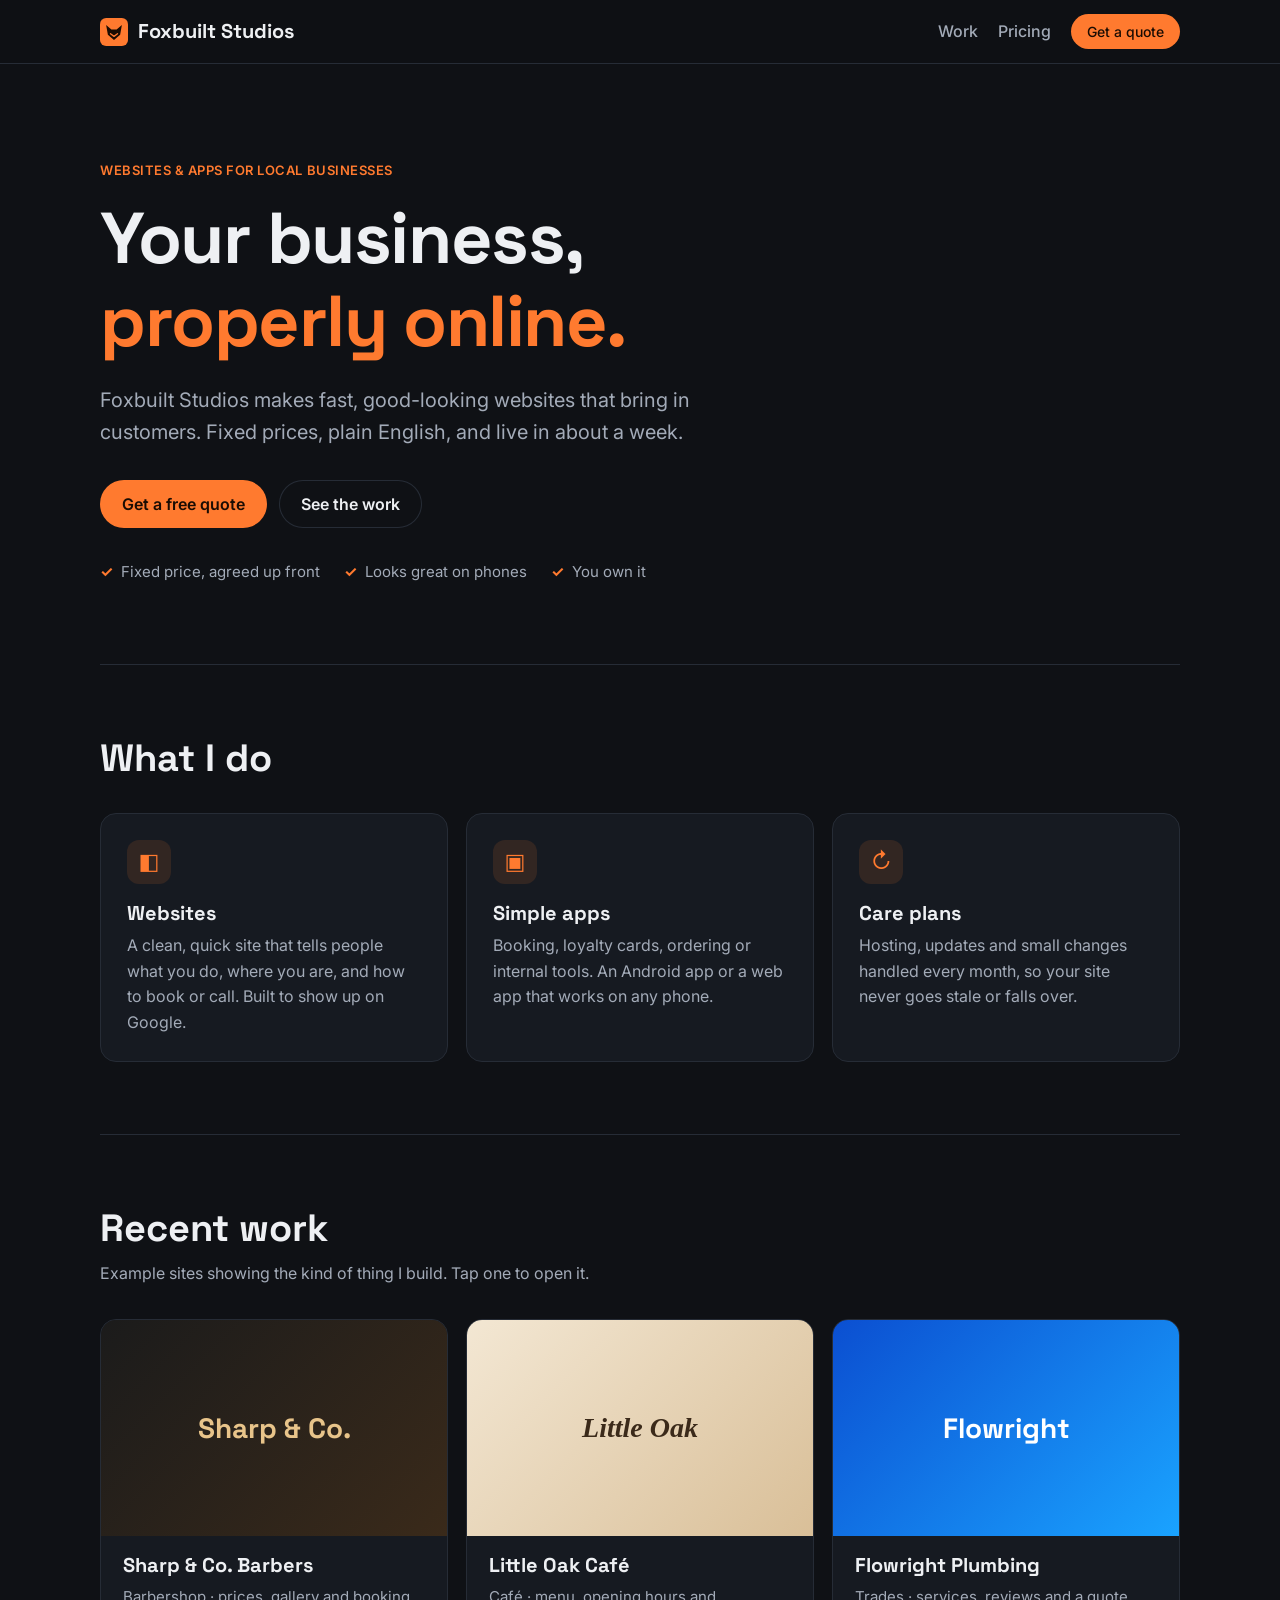
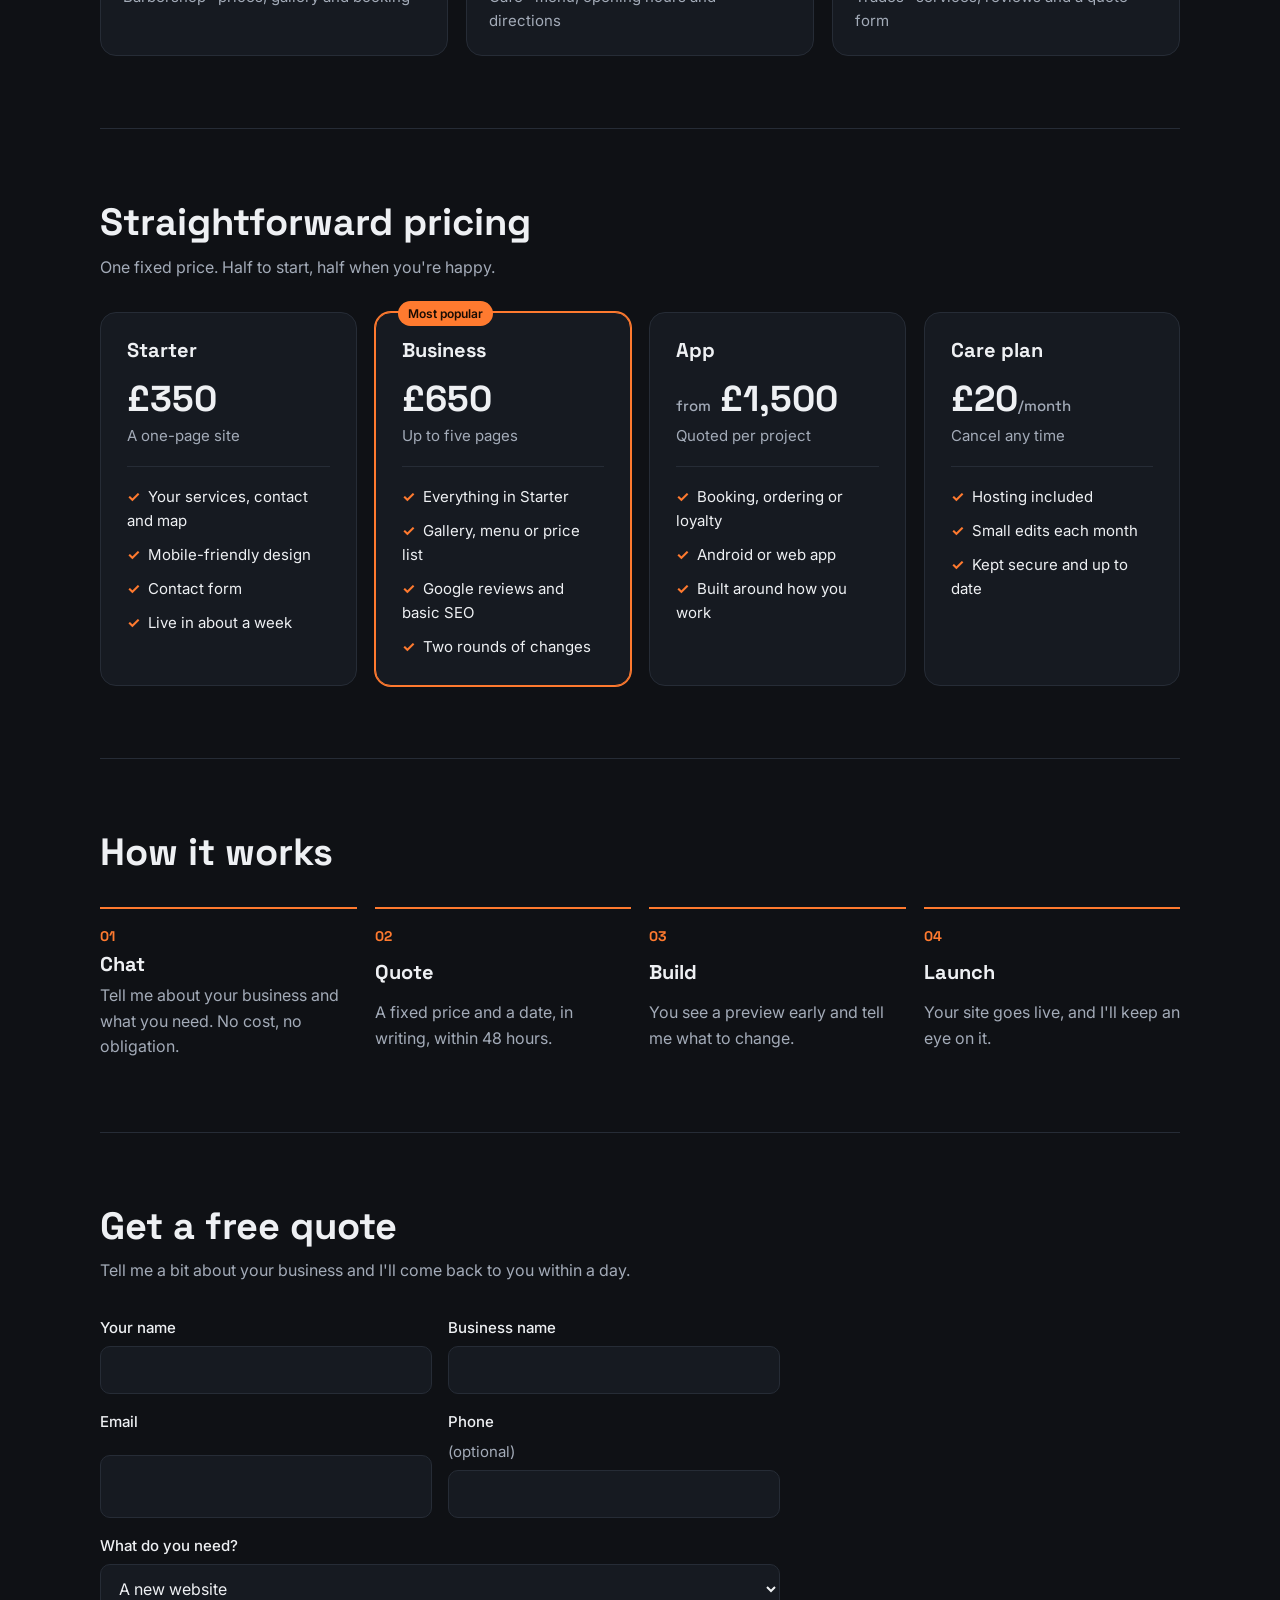
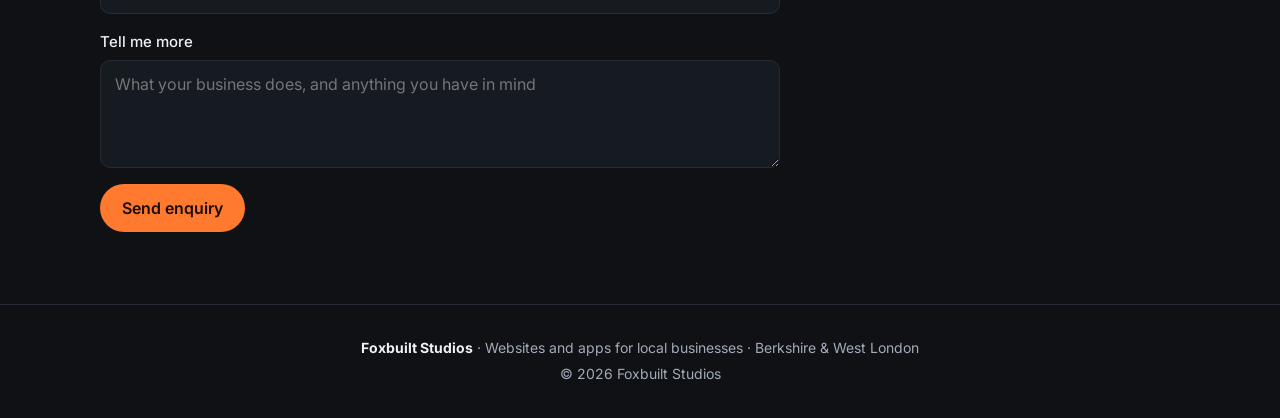
<file: index.html>
<!doctype html>
<html lang="en-GB">
<head>
<meta charset="utf-8">
<meta name="viewport" content="width=device-width, initial-scale=1">
<title>Foxbuilt Studios — Websites and apps for local businesses</title>
<meta name="description" content="Foxbuilt Studios builds fast, good-looking websites and simple apps for local businesses. Fixed prices, no jargon.">
<link rel="icon" href="favicon.svg" type="image/svg+xml">
<link rel="preconnect" href="https://fonts.googleapis.com">
<link rel="preconnect" href="https://fonts.gstatic.com" crossorigin>
<link href="https://fonts.googleapis.com/css2?family=Space+Grotesk:wght@500;700&family=Inter:wght@400;500;600&display=swap" rel="stylesheet">
<link rel="stylesheet" href="style.css">
</head>
<body>

<header class="nav">
  <a href="#top" class="brand"><img src="favicon.svg" alt="" width="28" height="28">Foxbuilt Studios</a>
  <nav>
    <a href="#work">Work</a>
    <a href="#pricing">Pricing</a>
    <a href="#contact" class="btn btn-small">Get a quote</a>
  </nav>
</header>

<main id="top">

  <section class="hero">
    <p class="eyebrow">Websites &amp; apps for local businesses</p>
    <h1>Your business, <span class="accent">properly online.</span></h1>
    <p class="lead">Foxbuilt Studios makes fast, good-looking websites that bring in customers. Fixed prices, plain English, and live in about a week.</p>
    <div class="cta-row">
      <a href="#contact" class="btn">Get a free quote</a>
      <a href="#work" class="btn btn-ghost">See the work</a>
    </div>
    <ul class="ticks">
      <li>Fixed price, agreed up front</li>
      <li>Looks great on phones</li>
      <li>You own it</li>
    </ul>
  </section>

  <section id="services" class="section">
    <h2>What I do</h2>
    <div class="grid three">
      <article class="card">
        <div class="icon" aria-hidden="true">◧</div>
        <h3>Websites</h3>
        <p>A clean, quick site that tells people what you do, where you are, and how to book or call. Built to show up on Google.</p>
      </article>
      <article class="card">
        <div class="icon" aria-hidden="true">▣</div>
        <h3>Simple apps</h3>
        <p>Booking, loyalty cards, ordering or internal tools. An Android app or a web app that works on any phone.</p>
      </article>
      <article class="card">
        <div class="icon" aria-hidden="true">↻</div>
        <h3>Care plans</h3>
        <p>Hosting, updates and small changes handled every month, so your site never goes stale or falls over.</p>
      </article>
    </div>
  </section>

  <section id="work" class="section">
    <h2>Recent work</h2>
    <p class="sub">Example sites showing the kind of thing I build. Tap one to open it.</p>
    <div class="grid three">
      <a class="work" href="work/barber/">
        <div class="thumb thumb-barber"><span>Sharp &amp; Co.</span></div>
        <h3>Sharp &amp; Co. Barbers</h3>
        <p>Barbershop · prices, gallery and booking</p>
      </a>
      <a class="work" href="work/cafe/">
        <div class="thumb thumb-cafe"><span>Little Oak</span></div>
        <h3>Little Oak Café</h3>
        <p>Café · menu, opening hours and directions</p>
      </a>
      <a class="work" href="work/plumber/">
        <div class="thumb thumb-plumber"><span>Flowright</span></div>
        <h3>Flowright Plumbing</h3>
        <p>Trades · services, reviews and a quote form</p>
      </a>
    </div>
  </section>

  <section id="pricing" class="section">
    <h2>Straightforward pricing</h2>
    <p class="sub">One fixed price. Half to start, half when you're happy.</p>
    <div class="grid four">
      <article class="price">
        <h3>Starter</h3>
        <p class="amount">£350</p>
        <p class="note">A one-page site</p>
        <ul>
          <li>Your services, contact and map</li>
          <li>Mobile-friendly design</li>
          <li>Contact form</li>
          <li>Live in about a week</li>
        </ul>
      </article>
      <article class="price featured">
        <p class="badge">Most popular</p>
        <h3>Business</h3>
        <p class="amount">£650</p>
        <p class="note">Up to five pages</p>
        <ul>
          <li>Everything in Starter</li>
          <li>Gallery, menu or price list</li>
          <li>Google reviews and basic SEO</li>
          <li>Two rounds of changes</li>
        </ul>
      </article>
      <article class="price">
        <h3>App</h3>
        <p class="amount"><small>from</small> £1,500</p>
        <p class="note">Quoted per project</p>
        <ul>
          <li>Booking, ordering or loyalty</li>
          <li>Android or web app</li>
          <li>Built around how you work</li>
        </ul>
      </article>
      <article class="price">
        <h3>Care plan</h3>
        <p class="amount">£20<small>/month</small></p>
        <p class="note">Cancel any time</p>
        <ul>
          <li>Hosting included</li>
          <li>Small edits each month</li>
          <li>Kept secure and up to date</li>
        </ul>
      </article>
    </div>
  </section>

  <section id="process" class="section">
    <h2>How it works</h2>
    <ol class="steps">
      <li><strong>Chat</strong><span>Tell me about your business and what you need. No cost, no obligation.</span></li>
      <li><strong>Quote</strong><span>A fixed price and a date, in writing, within 48 hours.</span></li>
      <li><strong>Build</strong><span>You see a preview early and tell me what to change.</span></li>
      <li><strong>Launch</strong><span>Your site goes live, and I'll keep an eye on it.</span></li>
    </ol>
  </section>

  <section id="contact" class="section contact">
    <h2>Get a free quote</h2>
    <p class="sub">Tell me a bit about your business and I'll come back to you within a day.</p>
    <form action="https://formsubmit.co/liamfox45@gmail.com" method="POST">
      <input type="hidden" name="_subject" value="New enquiry from the Foxbuilt Studios site">
      <input type="hidden" name="_captcha" value="false">
      <input type="hidden" name="_next" value="https://www.foxbuiltstudios.co.uk/thanks.html">
      <div class="row">
        <label>Your name<input name="name" required autocomplete="name"></label>
        <label>Business name<input name="business" autocomplete="organization"></label>
      </div>
      <div class="row">
        <label>Email<input type="email" name="email" required autocomplete="email"></label>
        <label>Phone <em>(optional)</em><input type="tel" name="phone" autocomplete="tel"></label>
      </div>
      <label>What do you need?
        <select name="need">
          <option>A new website</option>
          <option>A redesign of my current site</option>
          <option>An app</option>
          <option>Not sure yet</option>
        </select>
      </label>
      <label>Tell me more<textarea name="message" rows="4" placeholder="What your business does, and anything you have in mind"></textarea></label>
      <button class="btn" type="submit">Send enquiry</button>
    </form>
  </section>

</main>

<footer class="footer">
  <p><strong>Foxbuilt Studios</strong> · Websites and apps for local businesses · Berkshire &amp; West London</p>
  <p>© <span id="y">2026</span> Foxbuilt Studios</p>
</footer>
<script>document.getElementById('y').textContent = new Date().getFullYear();</script>
</body>
</html>
</file>
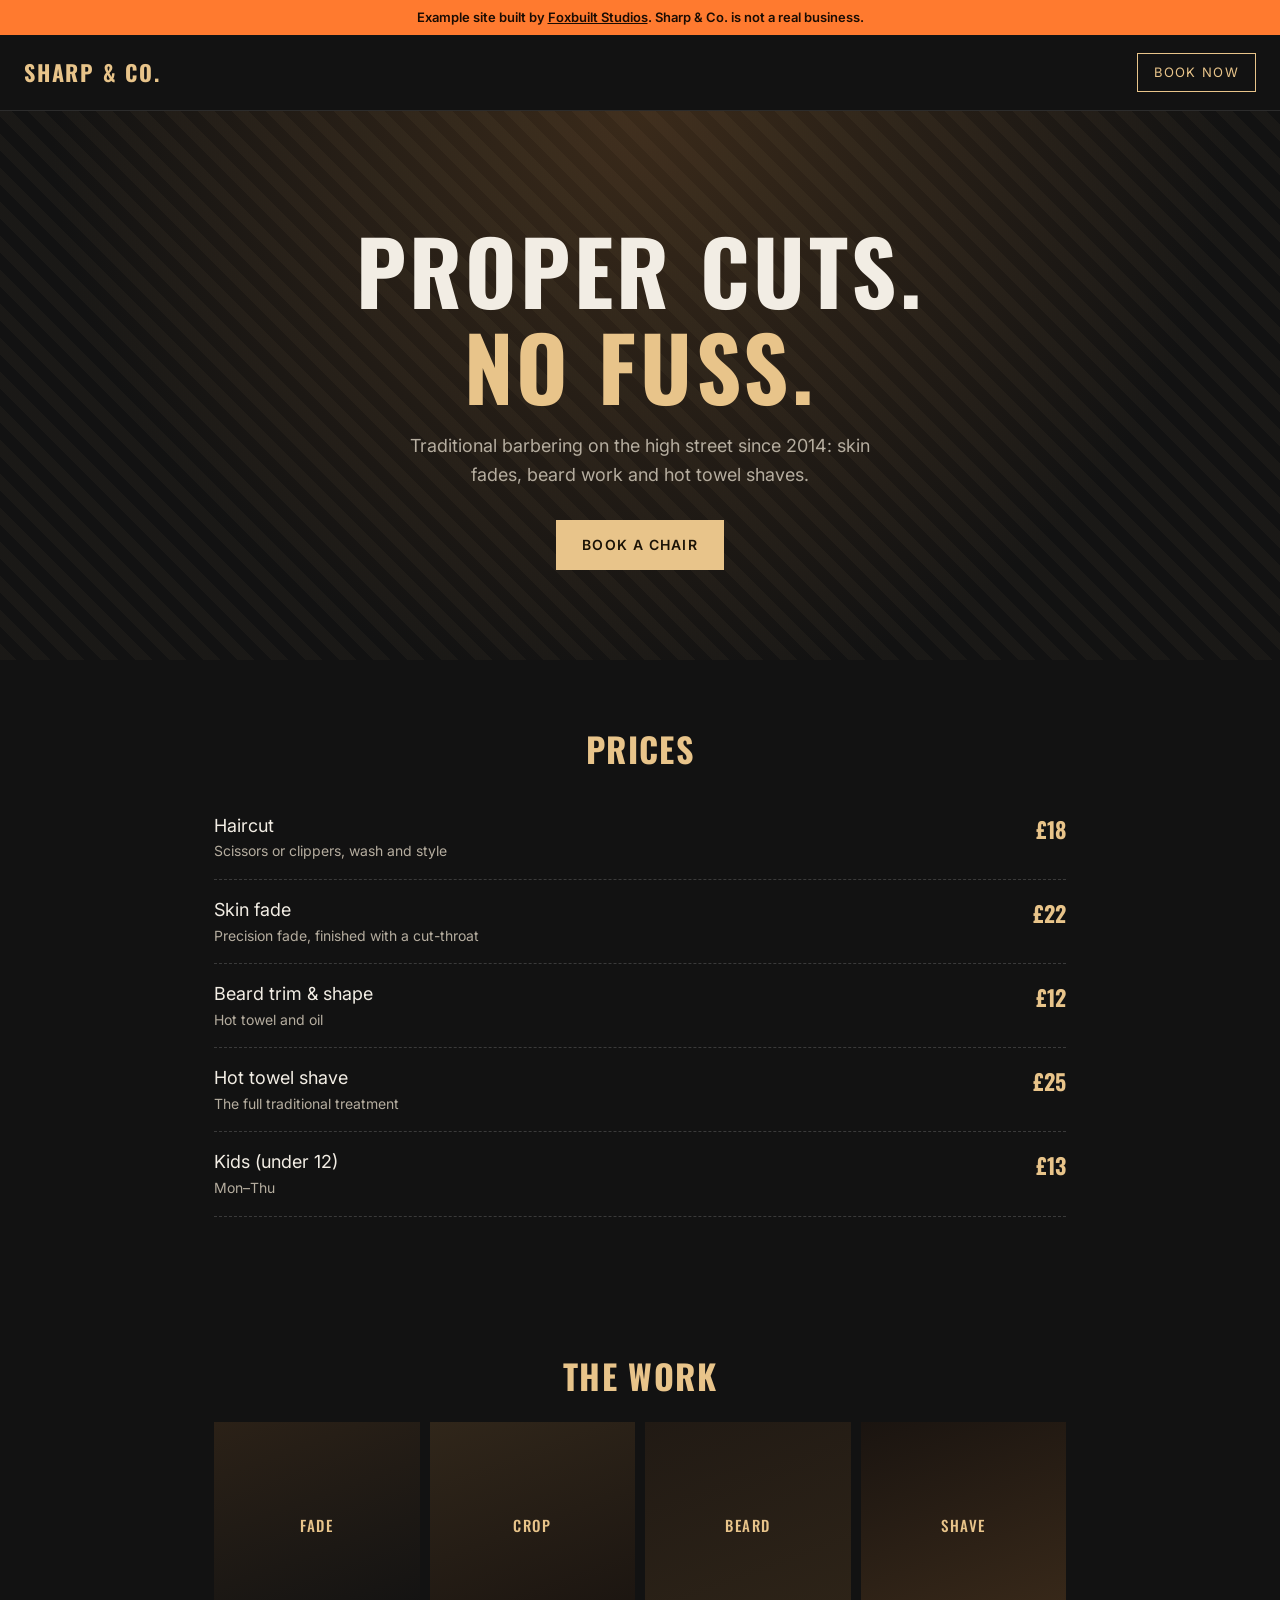
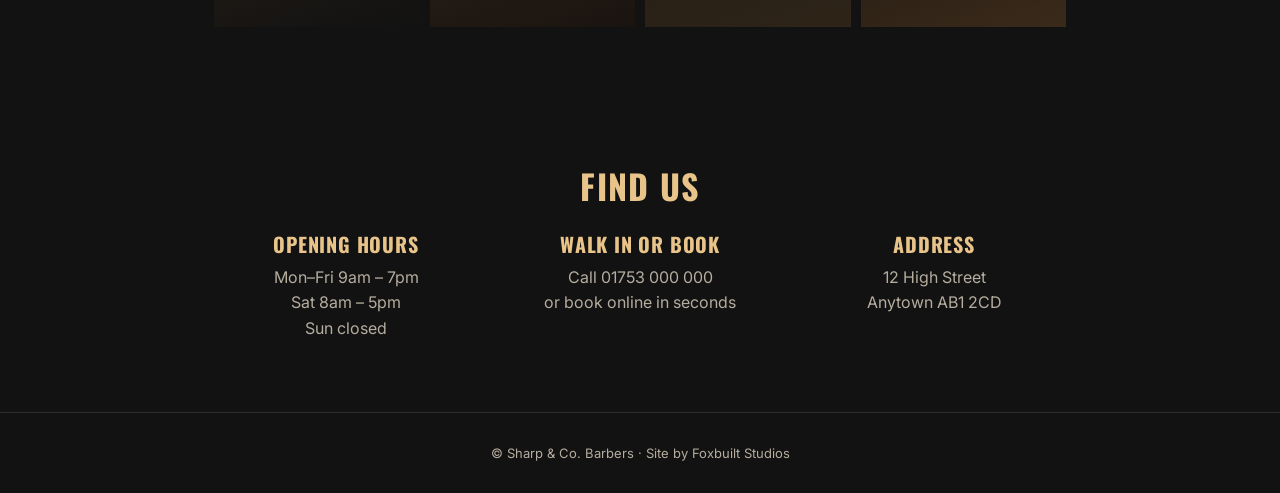
<file: work/barber/index.html>
<!doctype html>
<html lang="en-GB">
<head>
<meta charset="utf-8">
<meta name="viewport" content="width=device-width, initial-scale=1">
<title>Sharp &amp; Co. Barbers — Example site by Foxbuilt Studios</title>
<link href="https://fonts.googleapis.com/css2?family=Oswald:wght@500;700&family=Inter:wght@400;600&display=swap" rel="stylesheet">
<style>
  :root { --ink:#121212; --paper:#1c1c1c; --gold:#e8c48a; --text:#f2ede4; --muted:#b5ad9f; }
  * { box-sizing:border-box; }
  body { margin:0; background:var(--ink); color:var(--text); font:16px/1.6 Inter,system-ui,sans-serif; }
  h1,h2,h3 { font-family:Oswald,Impact,sans-serif; text-transform:uppercase; letter-spacing:.04em; margin:0; line-height:1.1; }
  a { color:inherit; }
  .demo { background:#ff7a2f; color:#1a0c03; text-align:center; font-size:13px; font-weight:600; padding:7px 12px; }
  .demo a { color:#1a0c03; }
  header { display:flex; justify-content:space-between; align-items:center; padding:18px 24px; border-bottom:1px solid #2c2c2c; }
  header .logo { font:700 22px Oswald,sans-serif; letter-spacing:.08em; color:var(--gold); }
  header a.book { border:1px solid var(--gold); color:var(--gold); padding:8px 16px; text-decoration:none; text-transform:uppercase; font-size:13px; letter-spacing:.1em; }
  .hero { padding:110px 24px 90px; text-align:center; background:
      repeating-linear-gradient(45deg, rgba(232,196,138,.04) 0 12px, transparent 12px 24px), radial-gradient(circle at 50% 0, #3a2a1a, var(--ink) 70%); }
  .hero h1 { font-size:clamp(44px,9vw,88px); }
  .hero h1 span { color:var(--gold); }
  .hero p { color:var(--muted); max-width:46ch; margin:18px auto 30px; font-size:18px; }
  .btn { display:inline-block; background:var(--gold); color:#1b1306; padding:14px 26px; text-decoration:none; font-weight:600; text-transform:uppercase; letter-spacing:.08em; font-size:14px; }
  section { max-width:900px; margin:0 auto; padding:70px 24px; }
  h2 { font-size:34px; color:var(--gold); margin-bottom:28px; text-align:center; }
  .prices { display:grid; gap:0; }
  .prices div { display:flex; justify-content:space-between; gap:16px; padding:16px 0; border-bottom:1px dashed #3a3a3a; font-size:18px; }
  .prices small { display:block; color:var(--muted); font-size:14px; }
  .prices b { color:var(--gold); font-family:Oswald,sans-serif; font-size:22px; }
  .gallery { display:grid; grid-template-columns:repeat(auto-fit,minmax(160px,1fr)); gap:10px; }
  .gallery div { aspect-ratio:1; display:grid; place-items:center; font:500 15px Oswald,sans-serif; letter-spacing:.1em; color:var(--gold); text-transform:uppercase; }
  .g1{background:linear-gradient(160deg,#2b2117,#121212)} .g2{background:linear-gradient(160deg,#30261a,#1a1410)} .g3{background:linear-gradient(160deg,#211a14,#2e2418)} .g4{background:linear-gradient(160deg,#1a1410,#3a2a1a)}
  .info { display:grid; grid-template-columns:repeat(auto-fit,minmax(240px,1fr)); gap:30px; text-align:center; }
  .info h3 { color:var(--gold); font-size:20px; margin-bottom:10px; }
  .info p { margin:0; color:var(--muted); }
  footer { text-align:center; padding:30px; color:var(--muted); font-size:13px; border-top:1px solid #2c2c2c; }
</style>
</head>
<body>
<div class="demo">Example site built by <a href="../../">Foxbuilt Studios</a>. Sharp &amp; Co. is not a real business.</div>
<header><span class="logo">SHARP &amp; CO.</span><a class="book" href="#book">Book now</a></header>
<div class="hero">
  <h1>Proper cuts.<br><span>No fuss.</span></h1>
  <p>Traditional barbering on the high street since 2014: skin fades, beard work and hot towel shaves.</p>
  <a class="btn" href="#book">Book a chair</a>
</div>
<section>
  <h2>Prices</h2>
  <div class="prices">
    <div><span>Haircut<small>Scissors or clippers, wash and style</small></span><b>£18</b></div>
    <div><span>Skin fade<small>Precision fade, finished with a cut-throat</small></span><b>£22</b></div>
    <div><span>Beard trim &amp; shape<small>Hot towel and oil</small></span><b>£12</b></div>
    <div><span>Hot towel shave<small>The full traditional treatment</small></span><b>£25</b></div>
    <div><span>Kids (under 12)<small>Mon–Thu</small></span><b>£13</b></div>
  </div>
</section>
<section>
  <h2>The work</h2>
  <div class="gallery"><div class="g1">Fade</div><div class="g2">Crop</div><div class="g3">Beard</div><div class="g4">Shave</div></div>
</section>
<section id="book">
  <h2>Find us</h2>
  <div class="info">
    <div><h3>Opening hours</h3><p>Mon–Fri 9am – 7pm<br>Sat 8am – 5pm<br>Sun closed</p></div>
    <div><h3>Walk in or book</h3><p>Call 01753 000 000<br>or book online in seconds</p></div>
    <div><h3>Address</h3><p>12 High Street<br>Anytown AB1 2CD</p></div>
  </div>
</section>
<footer>© Sharp &amp; Co. Barbers · Site by Foxbuilt Studios</footer>
</body>
</html>
</file>
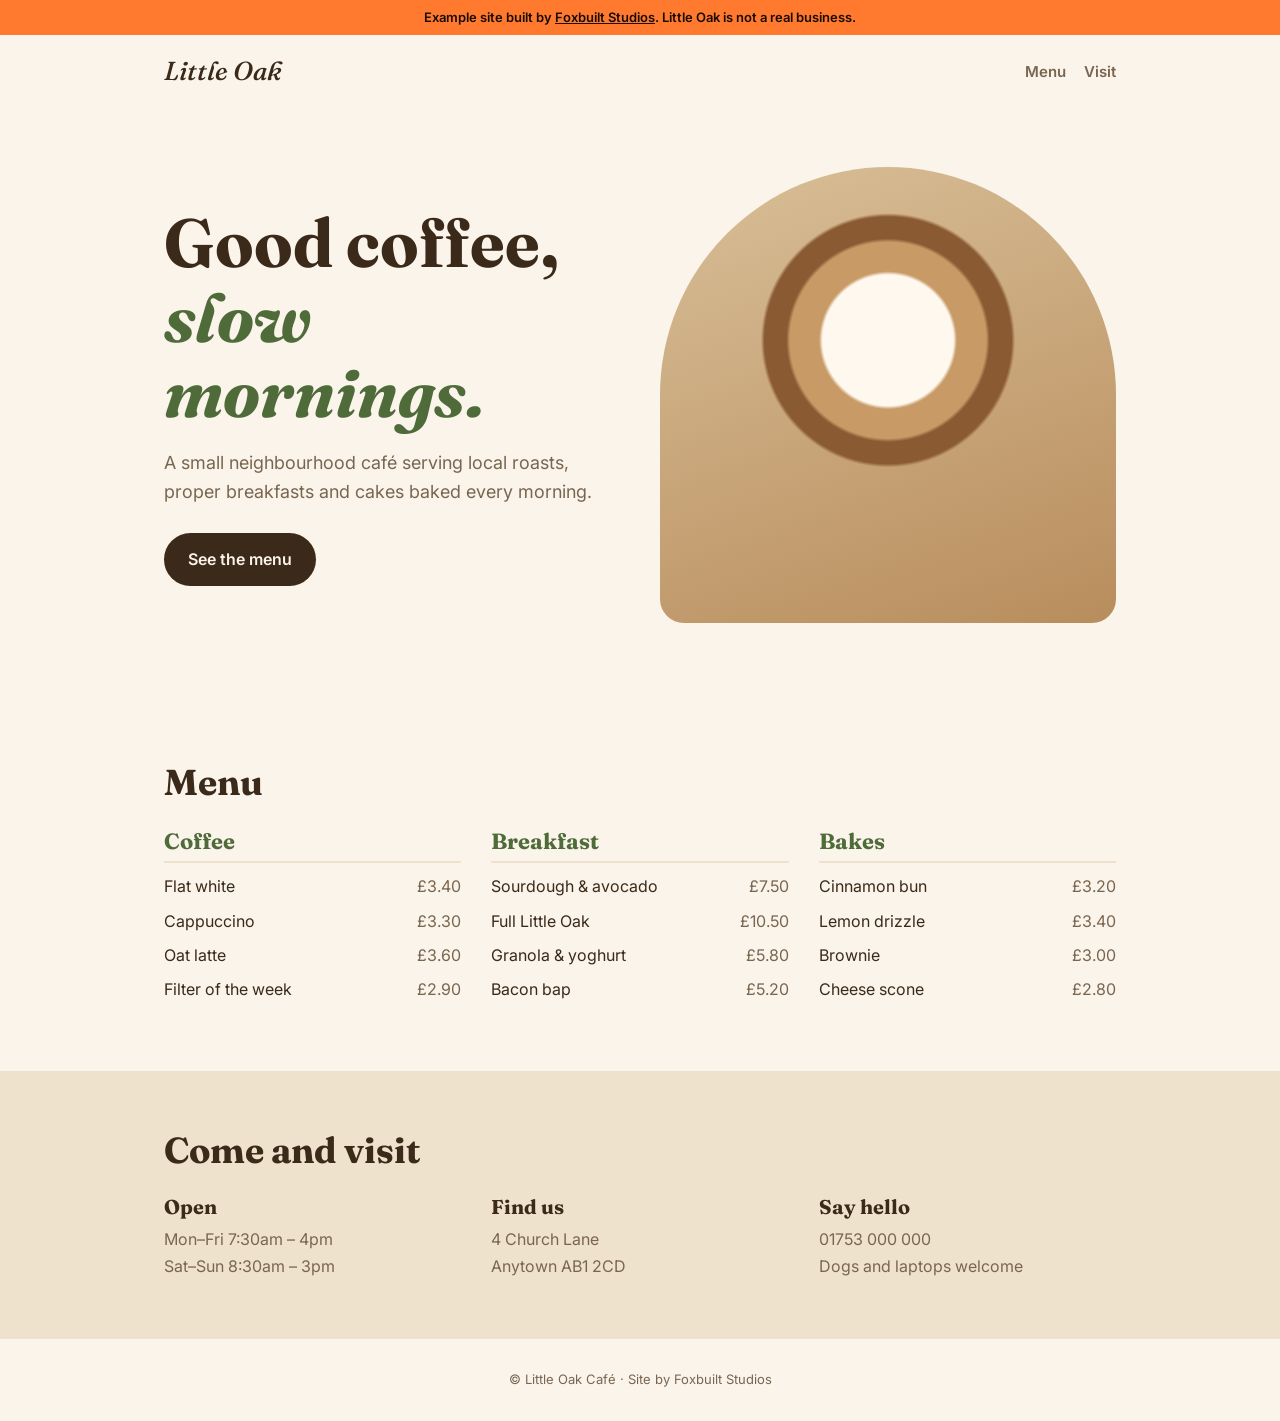
<file: work/cafe/index.html>
<!doctype html>
<html lang="en-GB">
<head>
<meta charset="utf-8">
<meta name="viewport" content="width=device-width, initial-scale=1">
<title>Little Oak Café — Example site by Foxbuilt Studios</title>
<link href="https://fonts.googleapis.com/css2?family=Fraunces:ital,opsz,wght@0,9..144,600;1,9..144,500&family=Inter:wght@400;600&display=swap" rel="stylesheet">
<style>
  :root { --cream:#faf4ea; --sand:#efe2cc; --brown:#3b2a1a; --muted:#7a6650; --green:#4f6b3a; }
  * { box-sizing:border-box; }
  body { margin:0; background:var(--cream); color:var(--brown); font:16px/1.65 Inter,system-ui,sans-serif; }
  h1,h2,h3 { font-family:Fraunces,Georgia,serif; margin:0; line-height:1.1; }
  a { color:inherit; }
  .demo { background:#ff7a2f; color:#1a0c03; text-align:center; font-size:13px; font-weight:600; padding:7px 12px; }
  header { display:flex; justify-content:space-between; align-items:center; padding:20px 24px; max-width:1000px; margin:0 auto; }
  .logo { font:italic 500 26px Fraunces,serif; }
  nav a { margin-left:18px; text-decoration:none; color:var(--muted); font-weight:600; font-size:15px; }
  .hero { max-width:1000px; margin:0 auto; padding:60px 24px 80px; display:grid; gap:40px; grid-template-columns:repeat(auto-fit,minmax(280px,1fr)); align-items:center; }
  .hero h1 { font-size:clamp(42px,7vw,68px); }
  .hero h1 em { color:var(--green); }
  .hero p { color:var(--muted); font-size:18px; margin:18px 0 26px; }
  .btn { display:inline-block; background:var(--brown); color:var(--cream); padding:13px 24px; border-radius:999px; text-decoration:none; font-weight:600; }
  .art { aspect-ratio:1; border-radius:50% 50% 24px 24px; background:radial-gradient(circle at 50% 38%, #fff8ee 0 18%, #c79a66 19% 27%, #8a5a33 28% 34%, transparent 35%), linear-gradient(160deg,#d9bf98,#b88d5d); }
  section { max-width:1000px; margin:0 auto; padding:60px 24px; }
  h2 { font-size:36px; margin-bottom:26px; }
  .menu { display:grid; gap:30px; grid-template-columns:repeat(auto-fit,minmax(260px,1fr)); }
  .menu h3 { font-size:22px; color:var(--green); border-bottom:2px solid var(--sand); padding-bottom:8px; margin-bottom:10px; }
  .menu div p { display:flex; justify-content:space-between; margin:8px 0; }
  .menu span { color:var(--muted); }
  .band { background:var(--sand); }
  .visit { display:grid; gap:30px; grid-template-columns:repeat(auto-fit,minmax(240px,1fr)); }
  .visit h3 { font-size:20px; margin-bottom:8px; }
  .visit p { margin:0; color:var(--muted); }
  footer { text-align:center; padding:30px; color:var(--muted); font-size:13px; }
</style>
</head>
<body>
<div class="demo">Example site built by <a href="../../">Foxbuilt Studios</a>. Little Oak is not a real business.</div>
<header><span class="logo">Little Oak</span><nav><a href="#menu">Menu</a><a href="#visit">Visit</a></nav></header>
<div class="hero">
  <div>
    <h1>Good coffee, <em>slow mornings.</em></h1>
    <p>A small neighbourhood café serving local roasts, proper breakfasts and cakes baked every morning.</p>
    <a class="btn" href="#menu">See the menu</a>
  </div>
  <div class="art" role="img" aria-label="Illustration of a cup of coffee"></div>
</div>
<section id="menu">
  <h2>Menu</h2>
  <div class="menu">
    <div>
      <h3>Coffee</h3>
      <p>Flat white <span>£3.40</span></p>
      <p>Cappuccino <span>£3.30</span></p>
      <p>Oat latte <span>£3.60</span></p>
      <p>Filter of the week <span>£2.90</span></p>
    </div>
    <div>
      <h3>Breakfast</h3>
      <p>Sourdough &amp; avocado <span>£7.50</span></p>
      <p>Full Little Oak <span>£10.50</span></p>
      <p>Granola &amp; yoghurt <span>£5.80</span></p>
      <p>Bacon bap <span>£5.20</span></p>
    </div>
    <div>
      <h3>Bakes</h3>
      <p>Cinnamon bun <span>£3.20</span></p>
      <p>Lemon drizzle <span>£3.40</span></p>
      <p>Brownie <span>£3.00</span></p>
      <p>Cheese scone <span>£2.80</span></p>
    </div>
  </div>
</section>
<div class="band"><section id="visit">
  <h2>Come and visit</h2>
  <div class="visit">
    <div><h3>Open</h3><p>Mon–Fri 7:30am – 4pm<br>Sat–Sun 8:30am – 3pm</p></div>
    <div><h3>Find us</h3><p>4 Church Lane<br>Anytown AB1 2CD</p></div>
    <div><h3>Say hello</h3><p>01753 000 000<br>Dogs and laptops welcome</p></div>
  </div>
</section></div>
<footer>© Little Oak Café · Site by Foxbuilt Studios</footer>
</body>
</html>
</file>
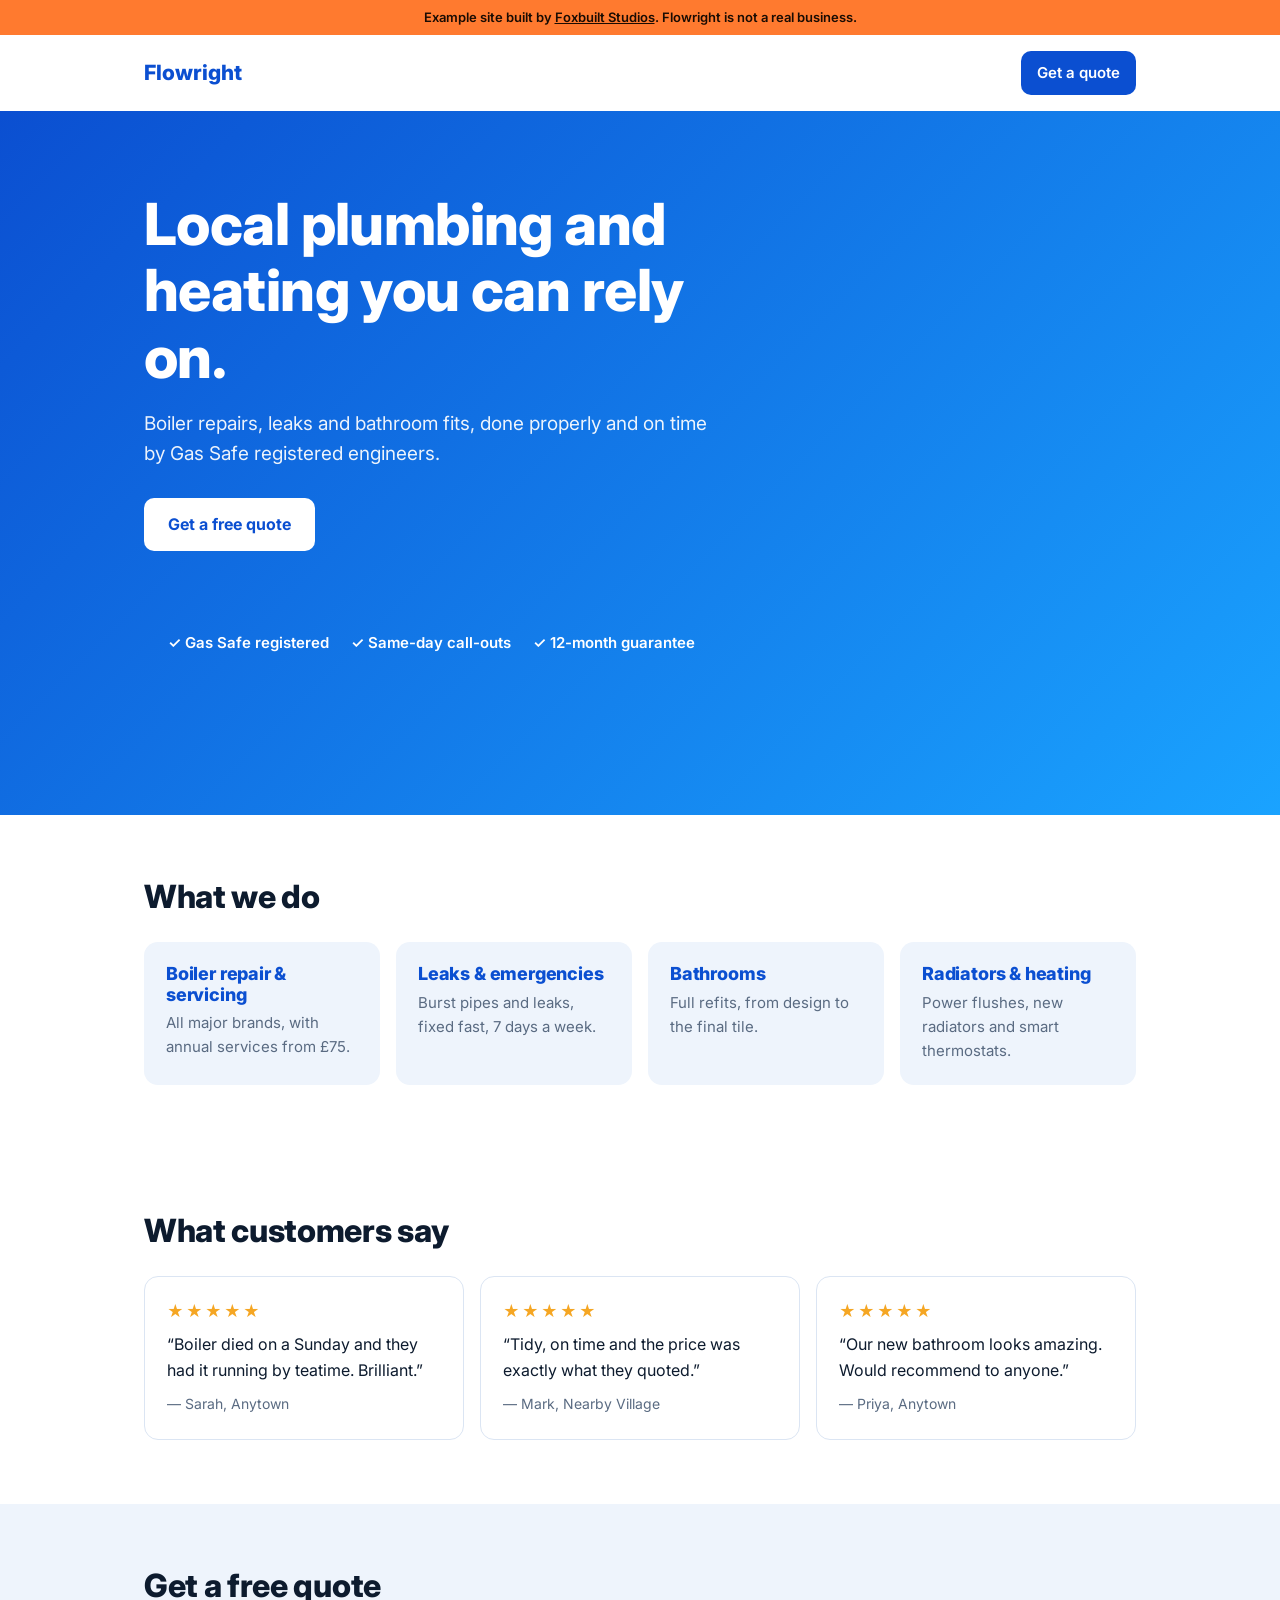
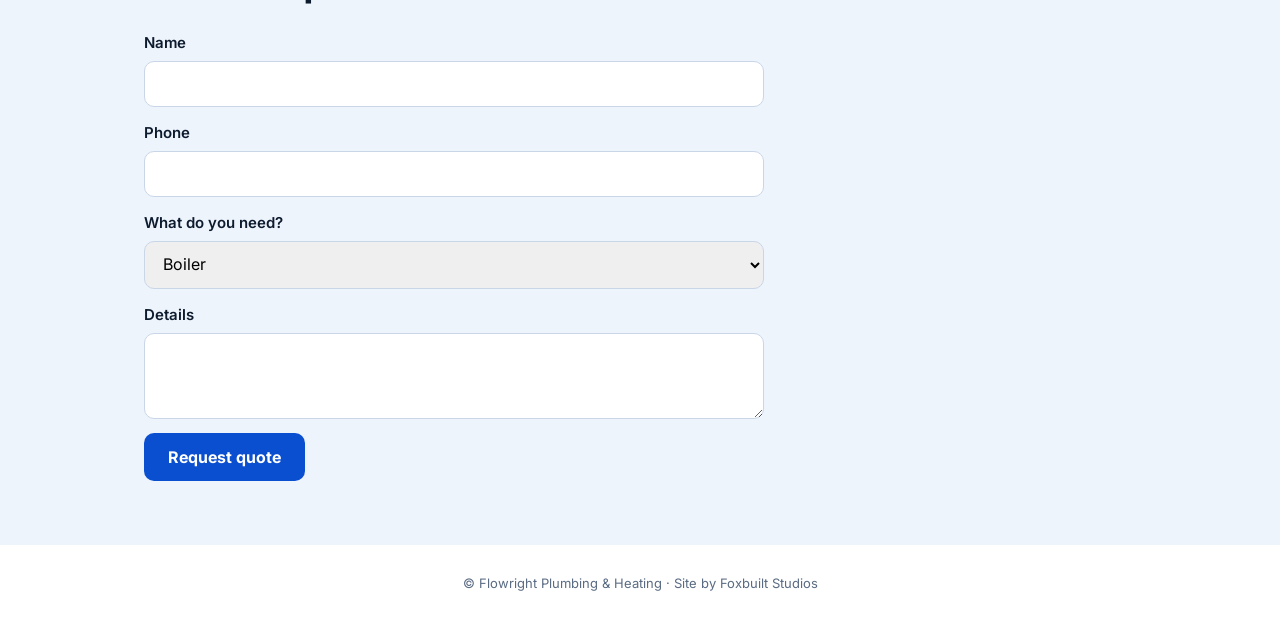
<file: work/plumber/index.html>
<!doctype html>
<html lang="en-GB">
<head>
<meta charset="utf-8">
<meta name="viewport" content="width=device-width, initial-scale=1">
<title>Flowright Plumbing &amp; Heating — Example site by Foxbuilt Studios</title>
<link href="https://fonts.googleapis.com/css2?family=Inter:wght@400;600;800&display=swap" rel="stylesheet">
<style>
  :root { --blue:#0b4fd1; --sky:#1aa3ff; --ink:#0d1b2e; --muted:#5a6b82; --soft:#eef4fc; }
  * { box-sizing:border-box; }
  body { margin:0; background:#fff; color:var(--ink); font:16px/1.6 Inter,system-ui,sans-serif; }
  h1,h2,h3 { margin:0; line-height:1.15; font-weight:800; letter-spacing:-.01em; }
  a { color:inherit; }
  .demo { background:#ff7a2f; color:#1a0c03; text-align:center; font-size:13px; font-weight:600; padding:7px 12px; }
  header { display:flex; justify-content:space-between; align-items:center; padding:16px 24px; max-width:1040px; margin:0 auto; }
  .logo { font-weight:800; font-size:21px; color:var(--blue); }
  .call { background:var(--blue); color:#fff; text-decoration:none; padding:10px 16px; border-radius:10px; font-weight:600; font-size:15px; }
  .hero { background:linear-gradient(135deg,var(--blue),var(--sky)); color:#fff; }
  .hero div { max-width:1040px; margin:0 auto; padding:80px 24px; }
  .hero h1 { font-size:clamp(36px,6vw,58px); max-width:16ch; }
  .hero p { font-size:19px; max-width:48ch; opacity:.92; margin:18px 0 28px; }
  .btn { display:inline-block; background:#fff; color:var(--blue); padding:14px 24px; border-radius:10px; text-decoration:none; font-weight:700; margin-right:10px; }
  .badges { display:flex; flex-wrap:wrap; gap:10px 22px; margin-top:28px; font-weight:600; font-size:15px; }
  .badges span::before { content:"✓ "; }
  section { max-width:1040px; margin:0 auto; padding:64px 24px; }
  h2 { font-size:32px; margin-bottom:26px; }
  .services { display:grid; gap:16px; grid-template-columns:repeat(auto-fit,minmax(220px,1fr)); }
  .services div { background:var(--soft); border-radius:14px; padding:22px; }
  .services h3 { font-size:18px; margin-bottom:6px; color:var(--blue); }
  .services p { margin:0; color:var(--muted); font-size:15px; }
  .reviews { display:grid; gap:16px; grid-template-columns:repeat(auto-fit,minmax(260px,1fr)); }
  blockquote { margin:0; border:1px solid #dbe5f3; border-radius:14px; padding:22px; }
  blockquote .stars { color:#f5a623; letter-spacing:2px; }
  blockquote p { margin:8px 0; }
  blockquote cite { color:var(--muted); font-style:normal; font-size:14px; }
  form { display:grid; gap:14px; max-width:620px; }
  label { display:grid; gap:6px; font-weight:600; font-size:15px; }
  input, select, textarea { padding:12px 14px; border:1px solid #c9d6e8; border-radius:10px; font:16px Inter,sans-serif; }
  button { justify-self:start; background:var(--blue); color:#fff; border:0; padding:14px 24px; border-radius:10px; font:700 16px Inter,sans-serif; cursor:pointer; }
  .quote { background:var(--soft); }
  footer { text-align:center; padding:28px; color:var(--muted); font-size:13px; }
</style>
</head>
<body>
<div class="demo">Example site built by <a href="../../">Foxbuilt Studios</a>. Flowright is not a real business.</div>
<header><span class="logo">Flowright</span><a class="call" href="#quote">Get a quote</a></header>
<div class="hero"><div>
  <h1>Local plumbing and heating you can rely on.</h1>
  <p>Boiler repairs, leaks and bathroom fits, done properly and on time by Gas Safe registered engineers.</p>
  <a class="btn" href="#quote">Get a free quote</a>
  <div class="badges"><span>Gas Safe registered</span><span>Same-day call-outs</span><span>12-month guarantee</span></div>
</div></div>
<section>
  <h2>What we do</h2>
  <div class="services">
    <div><h3>Boiler repair &amp; servicing</h3><p>All major brands, with annual services from £75.</p></div>
    <div><h3>Leaks &amp; emergencies</h3><p>Burst pipes and leaks, fixed fast, 7 days a week.</p></div>
    <div><h3>Bathrooms</h3><p>Full refits, from design to the final tile.</p></div>
    <div><h3>Radiators &amp; heating</h3><p>Power flushes, new radiators and smart thermostats.</p></div>
  </div>
</section>
<section>
  <h2>What customers say</h2>
  <div class="reviews">
    <blockquote><div class="stars">★★★★★</div><p>“Boiler died on a Sunday and they had it running by teatime. Brilliant.”</p><cite>— Sarah, Anytown</cite></blockquote>
    <blockquote><div class="stars">★★★★★</div><p>“Tidy, on time and the price was exactly what they quoted.”</p><cite>— Mark, Nearby Village</cite></blockquote>
    <blockquote><div class="stars">★★★★★</div><p>“Our new bathroom looks amazing. Would recommend to anyone.”</p><cite>— Priya, Anytown</cite></blockquote>
  </div>
</section>
<div class="quote"><section id="quote">
  <h2>Get a free quote</h2>
  <form onsubmit="event.preventDefault(); this.innerHTML='<p><b>Thanks!</b> This is a demo form, so nothing was sent.</p>';">
    <label>Name<input required></label>
    <label>Phone<input type="tel" required></label>
    <label>What do you need?<select><option>Boiler</option><option>Leak or emergency</option><option>Bathroom</option><option>Something else</option></select></label>
    <label>Details<textarea rows="3"></textarea></label>
    <button type="submit">Request quote</button>
  </form>
</section></div>
<footer>© Flowright Plumbing &amp; Heating · Site by Foxbuilt Studios</footer>
</body>
</html>
</file>
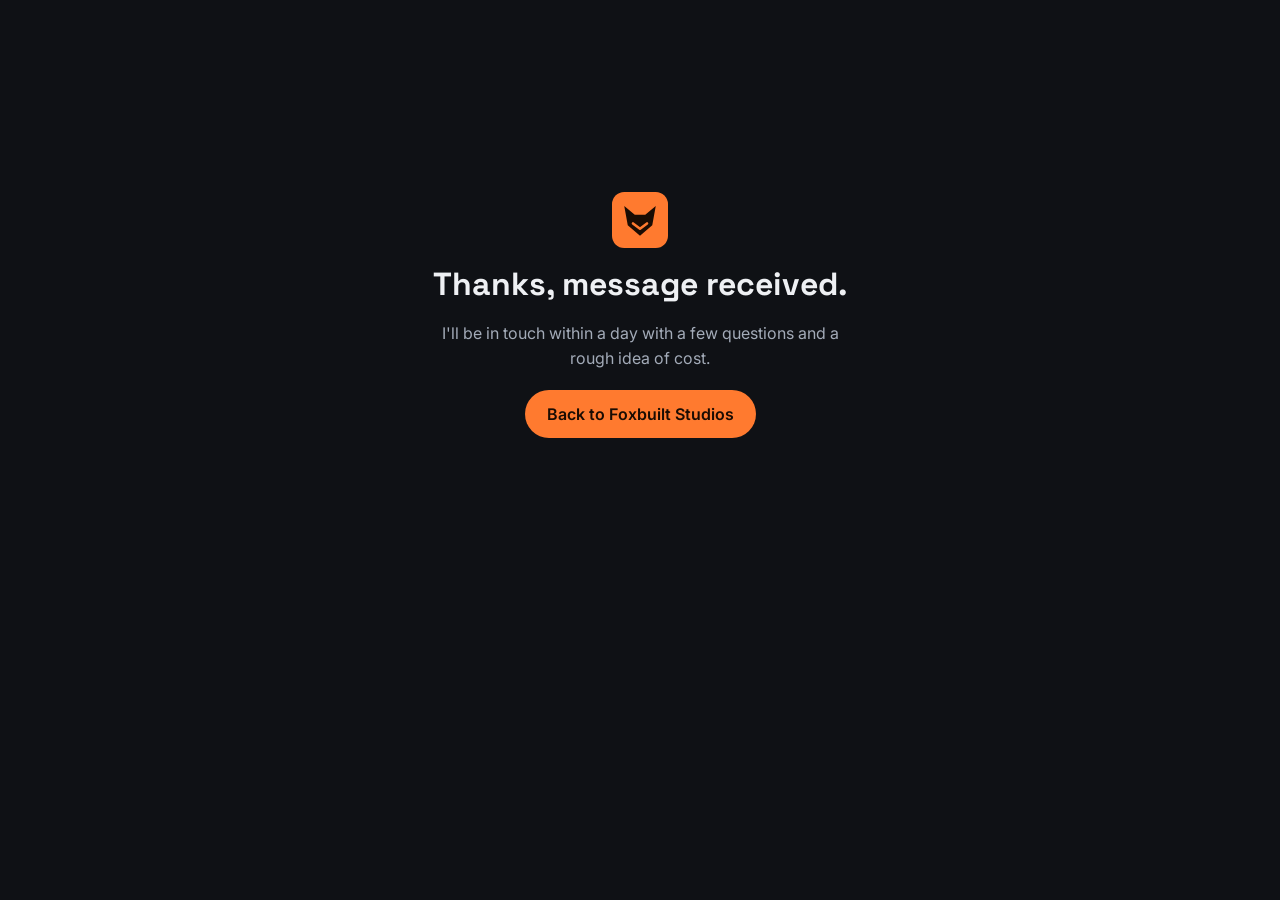
<file: thanks.html>
<!doctype html>
<html lang="en-GB">
<head>
<meta charset="utf-8">
<meta name="viewport" content="width=device-width, initial-scale=1">
<title>Thanks — Foxbuilt Studios</title>
<link rel="icon" href="favicon.svg" type="image/svg+xml">
<link href="https://fonts.googleapis.com/css2?family=Space+Grotesk:wght@500;700&family=Inter:wght@400;500;600&display=swap" rel="stylesheet">
<link rel="stylesheet" href="style.css">
</head>
<body>
<main class="thanks">
  <img src="favicon.svg" alt="" width="56" height="56" style="margin:0 auto">
  <h1>Thanks, message received.</h1>
  <p>I'll be in touch within a day with a few questions and a rough idea of cost.</p>
  <a class="btn" href="./">Back to Foxbuilt Studios</a>
</main>
</body>
</html>
</file>
<file: style.css>
:root {
  --bg: #0f1115;
  --bg-2: #161a21;
  --line: #262c36;
  --text: #eef0f3;
  --muted: #a3abb8;
  --fox: #ff7a2f;
  --fox-2: #ffa25f;
  --radius: 16px;
  --max: 1080px;
}

* { box-sizing: border-box; }
html { scroll-behavior: smooth; }
body {
  margin: 0;
  background: var(--bg);
  color: var(--text);
  font: 16px/1.6 Inter, system-ui, -apple-system, "Segoe UI", sans-serif;
  -webkit-font-smoothing: antialiased;
}
h1, h2, h3, .brand { font-family: "Space Grotesk", Inter, system-ui, sans-serif; line-height: 1.15; margin: 0; }
a { color: inherit; }
img { display: block; }

/* Nav */
.nav {
  position: sticky; top: 0; z-index: 10;
  display: flex; align-items: center; justify-content: space-between;
  padding: 14px max(20px, calc((100% - var(--max)) / 2));
  background: rgba(15, 17, 21, .85);
  backdrop-filter: blur(10px);
  border-bottom: 1px solid var(--line);
}
.brand { display: flex; align-items: center; gap: 10px; font-size: 20px; font-weight: 700; text-decoration: none; }
.nav nav { display: flex; align-items: center; gap: 20px; }
.nav nav a { text-decoration: none; color: var(--muted); font-weight: 500; }
.nav nav a:hover { color: var(--text); }
.nav nav a.btn { color: #1a0c03; }
@media (max-width: 560px) { .nav nav a:not(.btn) { display: none; } }

/* Buttons */
.btn {
  display: inline-block;
  padding: 14px 22px;
  border-radius: 999px;
  border: 0;
  background: var(--fox);
  color: #1a0c03;
  font: 600 16px Inter, system-ui, sans-serif;
  text-decoration: none;
  cursor: pointer;
  transition: background .15s, transform .15s;
}
.btn:hover { background: var(--fox-2); transform: translateY(-1px); }
.btn:focus-visible, a:focus-visible, input:focus-visible, select:focus-visible, textarea:focus-visible {
  outline: 3px solid var(--fox-2); outline-offset: 2px;
}
.btn-small { padding: 9px 16px; font-size: 14px; }
.btn-ghost { background: transparent; color: var(--text); box-shadow: inset 0 0 0 1px var(--line); }
.btn-ghost:hover { background: var(--bg-2); }

/* Layout */
main { padding: 0 20px; }
.section, .hero { max-width: var(--max); margin: 0 auto; }
.section { padding: 72px 0; border-top: 1px solid var(--line); }
.section h2 { font-size: clamp(28px, 4vw, 38px); }
.sub { color: var(--muted); margin: 10px 0 0; }
.grid { display: grid; gap: 18px; margin-top: 32px; }
.grid.three { grid-template-columns: repeat(auto-fit, minmax(250px, 1fr)); }
.grid.four { grid-template-columns: repeat(auto-fit, minmax(220px, 1fr)); }

/* Hero */
.hero { padding: 96px 0 80px; }
@media (max-width: 560px) { .hero { padding: 48px 0 56px; } .section { padding: 56px 0; } }
.eyebrow { color: var(--fox); font-weight: 600; letter-spacing: .04em; text-transform: uppercase; font-size: 13px; margin: 0 0 16px; }
.hero h1 { font-size: clamp(40px, 7vw, 72px); max-width: 14ch; letter-spacing: -.02em; }
.accent { color: var(--fox); }
.lead { font-size: clamp(17px, 2vw, 20px); color: var(--muted); max-width: 52ch; margin: 22px 0 32px; }
.cta-row { display: flex; flex-wrap: wrap; gap: 12px; }
.ticks { list-style: none; padding: 0; margin: 32px 0 0; display: flex; flex-wrap: wrap; gap: 10px 24px; color: var(--muted); font-size: 15px; }
.ticks li::before { content: "✓"; color: var(--fox); font-weight: 700; margin-right: 8px; }

/* Cards */
.card, .price, .work {
  background: var(--bg-2);
  border: 1px solid var(--line);
  border-radius: var(--radius);
  padding: 26px;
}
.card h3, .work h3, .price h3 { font-size: 20px; margin-bottom: 8px; }
.card p, .work p { color: var(--muted); margin: 0; }
.icon {
  width: 44px; height: 44px; border-radius: 12px;
  display: grid; place-items: center;
  background: rgba(255, 122, 47, .12); color: var(--fox);
  font-size: 22px; margin-bottom: 18px;
}

/* Work */
.work { padding: 0; overflow: hidden; text-decoration: none; transition: transform .2s, border-color .2s; }
.work:hover { transform: translateY(-3px); border-color: var(--fox); }
.work h3, .work p { padding: 0 22px; }
.work h3 { margin-top: 18px; }
.work p { padding-bottom: 22px; font-size: 15px; }
.thumb {
  aspect-ratio: 16 / 10;
  display: grid; place-items: center;
  font: 700 28px "Space Grotesk", sans-serif;
}
.thumb-barber { background: linear-gradient(135deg, #1b1b1b, #3a2a1a); color: #e8c48a; }
.thumb-cafe { background: linear-gradient(135deg, #f3e7d3, #d9bf98); color: #3b2a1a; font-family: Georgia, serif; font-style: italic; }
.thumb-plumber { background: linear-gradient(135deg, #0b4fd1, #1aa3ff); color: #fff; }

/* Pricing */
.price { position: relative; display: flex; flex-direction: column; }
.price.featured { border-color: var(--fox); box-shadow: 0 0 0 1px var(--fox); }
.badge {
  position: absolute; top: -12px; left: 22px; margin: 0;
  background: var(--fox); color: #1a0c03;
  font-size: 12px; font-weight: 600; padding: 3px 10px; border-radius: 999px;
}
.amount { font: 700 36px "Space Grotesk", sans-serif; margin: 6px 0 0; }
.amount small { font-size: 15px; font-weight: 500; color: var(--muted); }
.note { color: var(--muted); margin: 2px 0 18px; font-size: 15px; }
.price ul { list-style: none; padding: 18px 0 0; margin: 0; border-top: 1px solid var(--line); display: grid; gap: 10px; font-size: 15px; }
.price li::before { content: "✓"; color: var(--fox); font-weight: 700; margin-right: 8px; }

/* Steps */
.steps { list-style: none; padding: 0; margin: 32px 0 0; display: grid; gap: 18px; grid-template-columns: repeat(auto-fit, minmax(220px, 1fr)); counter-reset: step; }
.steps li { counter-increment: step; padding-top: 18px; border-top: 2px solid var(--fox); display: grid; gap: 6px; }
.steps li::before { content: "0" counter(step); color: var(--fox); font: 700 14px "Space Grotesk", sans-serif; }
.steps strong { font: 700 20px "Space Grotesk", sans-serif; }
.steps span { color: var(--muted); }

/* Contact */
form { margin-top: 32px; display: grid; gap: 16px; max-width: 680px; }
.row { display: grid; gap: 16px; grid-template-columns: repeat(auto-fit, minmax(220px, 1fr)); }
label { display: grid; gap: 6px; font-weight: 500; font-size: 15px; }
label em { color: var(--muted); font-style: normal; font-weight: 400; }
input, select, textarea {
  width: 100%;
  padding: 13px 14px;
  background: var(--bg-2);
  color: var(--text);
  border: 1px solid var(--line);
  border-radius: 10px;
  font: 16px Inter, system-ui, sans-serif;
}
textarea { resize: vertical; }
input:focus, select:focus, textarea:focus { border-color: var(--fox); }
form .btn { justify-self: start; }
.hidden { display: none; }

/* Footer */
.footer {
  border-top: 1px solid var(--line);
  padding: 28px 20px;
  text-align: center;
  color: var(--muted);
  font-size: 14px;
}
.footer p { margin: 4px 0; }
.footer strong { color: var(--text); }

/* Thanks page */
.thanks { min-height: 70vh; display: grid; place-content: center; text-align: center; gap: 18px; padding: 40px 20px; }
.thanks p { color: var(--muted); max-width: 40ch; margin: 0 auto; }
.thanks .btn { justify-self: center; }

@media (prefers-reduced-motion: reduce) {
  html { scroll-behavior: auto; }
  * { transition: none !important; }
}
</file>
